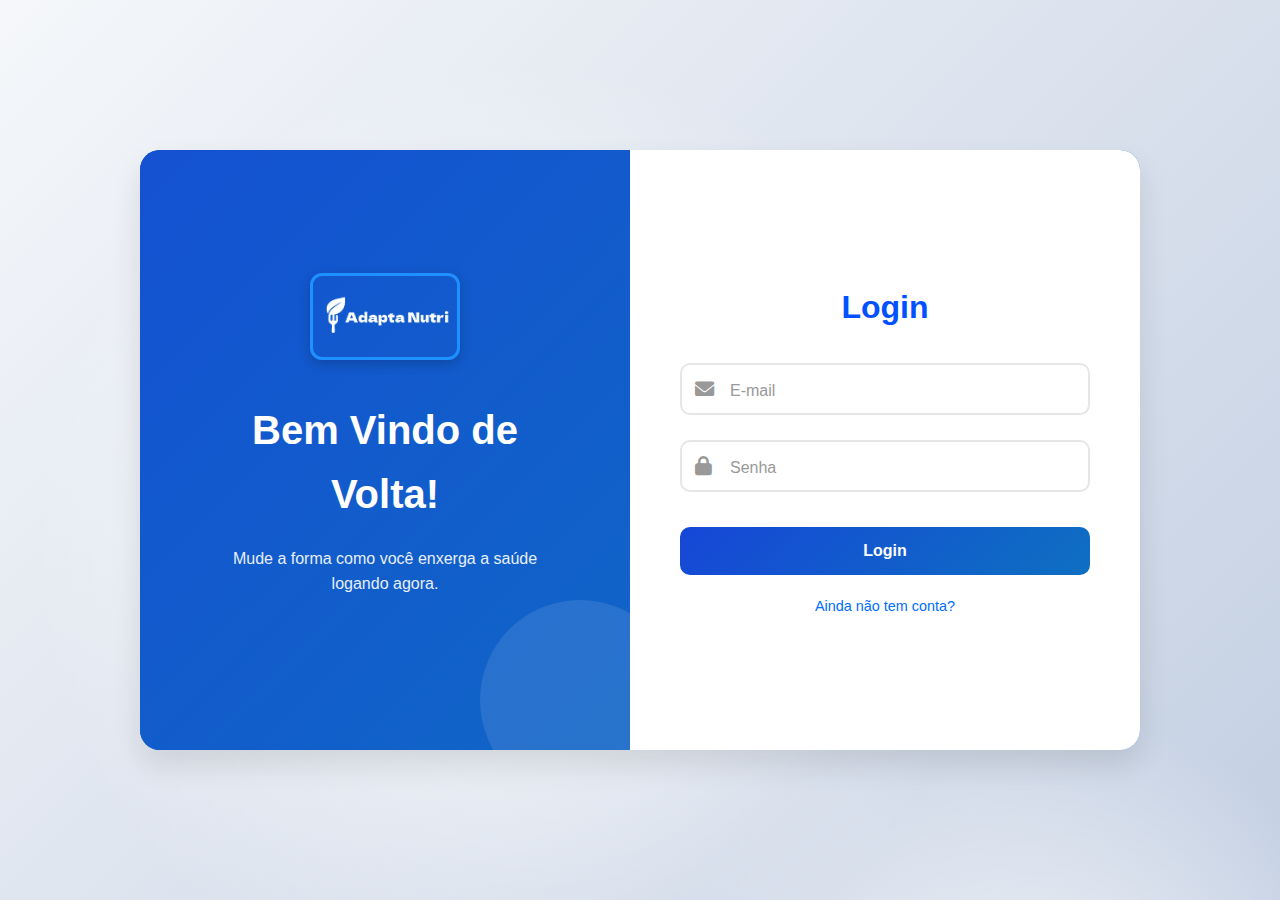
<file: public/login.html>
<!DOCTYPE html>
<html lang="pt-BR">
<head>
  <meta charset="UTF-8" />
  <meta http-equiv="X-UA-Compatible" content="IE=edge" />
  <title>Login</title>
  <meta name="viewport" content="width=device-width, initial-scale=1.0" />
  <link rel="stylesheet" href="main.css" />
  <link rel="stylesheet"
        href="https://cdnjs.cloudflare.com/ajax/libs/font-awesome/6.0.0/css/all.min.css" />
</head>
<body>
  <div class="auth-container">
    <div class="auth-section login">
      
      <!-- Logo dentro do painel esquerdo -->
      <div class="logo-container">
        <img src="Pitch_-_Adapta_Move-removebg-preview.png":)" width="150" class="hover-img1"> 
      </div>
      <h1>Bem Vindo de <br />Volta!</h1>
      <p>
        Mude a forma como você enxerga a saúde <br />
        logando agora.
      </p>
    </div>

    <div class="auth-form-container">
      <h1>Login</h1>
      <form class="auth-form" id="loginForm">
        <div class="auth-input-container">
          <input
            type="email"
            class="auth-input-field"
            placeholder="E-mail"
            id="email"
            required
          />
          <label for="email" class="auth-input-label">E-mail</label>
          <i class="input-icon fa fa-envelope"></i>
        </div>

        <div class="auth-input-container">
          <input
            type="password"
            class="auth-input-field"
            placeholder="Senha"
            id="password"
            required
          />
          <label for="password" class="auth-input-label">Senha</label>
          <i class="input-icon fa fa-lock"></i>
        </div>

        <button type="submit" class="auth-submit-button">Login</button>
        <a href="registro.html" class="auth-link">Ainda não tem conta?</a>
      </form>
    </div>
  </div>

  <script src="login.js"></script>
</body>
</html>
</file>
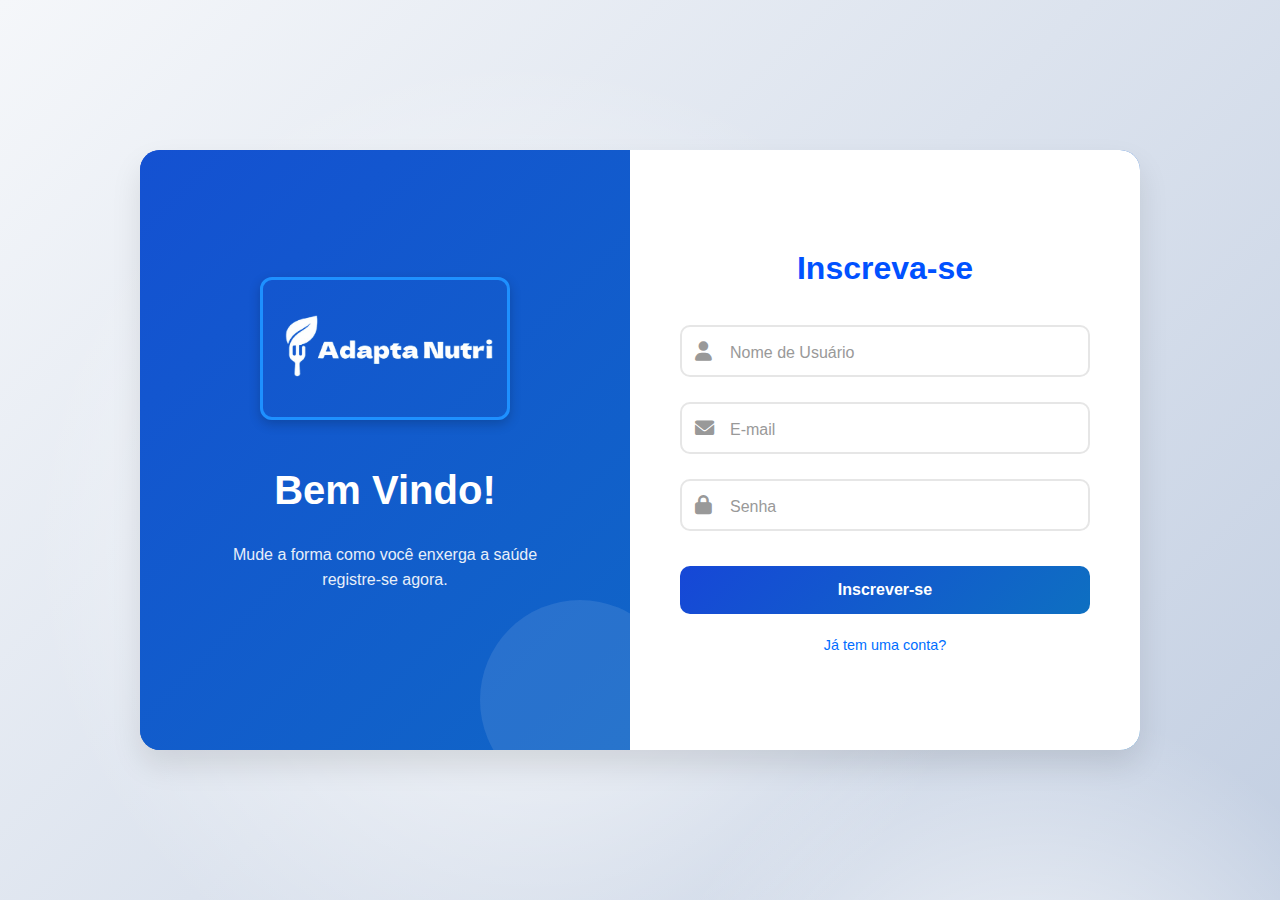
<file: public/registro.html>
<!DOCTYPE html>
<html lang="pt-BR">
<head>
  <meta charset="UTF-8" />
  <meta http-equiv="X-UA-Compatible" content="IE=edge" />
  <title>Registro</title>
  <meta name="viewport" content="width=device-width, initial-scale=1.0" />
  <link rel="stylesheet" href="main.css" />
  <link rel="stylesheet"
        href="https://cdnjs.cloudflare.com/ajax/libs/font-awesome/6.0.0/css/all.min.css" />
</head>
<body>
  <div class="auth-container">
    <div class="auth-section signup">
      <!-- Logo dentro do painel esquerdo -->
      <div class="logo-container">
        <img src="Pitch_-_Adapta_Move-removebg-preview.png" alt="Logo Adapta" width="500" class="hover-img1"> 
      </div>
      <h1>Bem Vindo!</h1>
      <p>
        Mude a forma como você enxerga a saúde <br />
        registre-se agora.
      </p>
    </div>

    <div class="auth-form-container">
      <h1>Inscreva-se</h1>
      <form class="auth-form" id="registerForm">
        <div class="auth-input-container">
          <input
            type="text"
            class="auth-input-field"
            placeholder="Nome de Usuário"
            id="username"
            required
          />
          <label for="username" class="auth-input-label">Nome de Usuário</label>
          <i class="input-icon fa fa-user"></i>
        </div>
      
        <div class="auth-input-container">
          <input
            type="email"
            class="auth-input-field"
            placeholder="E-mail"
            id="email"
            required
          />
          <label for="email" class="auth-input-label">E-mail</label>
          <i class="input-icon fa fa-envelope"></i>
        </div>
      
        <div class="auth-input-container">
          <input
            type="password"
            class="auth-input-field"
            placeholder="Senha"
            id="password"
            required
          />
          <label for="password" class="auth-input-label">Senha</label>
          <i class="input-icon fa fa-lock"></i>
        </div>
      
        <!-- ✅ Adicione isso aqui -->
        <div id="formError" style="color: red; font-weight: bold; margin-bottom: 10px; display: none;"></div>
      
        <button type="submit" class="auth-submit-button">Inscrever-se</button>
        <a href="login.html" class="auth-link">Já tem uma conta?</a>
      </form>
      
    </div>
  </div>

  <script src="registro.js"></script>
</body>
</html>
</file>
<file: public/main.css>
/* main.css - Estilo para ambas as páginas */
:root {
  --primary-color: #6c63ff;
  --secondary-color: #4d44db;
  --accent-color: #ff6584;
  --dark-color: #2a2a72;
  --light-color: #f8f9fa;
  --gradient: linear-gradient(135deg, var(--primary-color), var(--secondary-color));
}

* {
  box-sizing: border-box;
  margin: 0;
  padding: 0;
}

body {
  font-family: 'Poppins', sans-serif;
  background: linear-gradient(135deg, #f5f7fa 0%, #c3cfe2 100%);
  min-height: 100vh;
  display: flex;
  justify-content: center;
  align-items: center;
  color: #333;
  line-height: 1.6;
}

.auth-container {
  display: flex;
  width: 900px;
  max-width: 95%;
  min-height: 600px;
  background: white;
  border-radius: 20px;
  background: linear-gradient(-45deg, #4894e69e, #0008ff, #0b7dba, #1647d7);
    background-size: 400% 400%;
    animation: gradientAzul 20s ease infinite;
  overflow: hidden;
  position: relative;
}

.auth-section {
  flex: 1;
  padding: 60px 40px;
  display: flex;
  flex-direction: column;
  justify-content: center;
  align-items: center;
  text-align: center;
  color: white;
  position: relative;
  z-index: 1;
  transition: all 0.5s ease;
}

.auth-section::before {
  content: '';
  position: absolute;
  top: 0;
  left: 0;
  width: 100%;
  height: 100%;
  background: linear-gradient(135deg, var(--primary-color), var(--secondary-color));
  z-index: -1;
}

.auth-section.signup::before {
  background: linear-gradient(-45deg, #4894e69e, #0008ff, #0b7dba, #1647d7);
    background-size: 400% 400%;
    animation: gradientAzul 20s ease infinite;
}

.auth-section.login::before {
  background: linear-gradient(-45deg, #4894e69e, #0008ff, #0b7dba, #1647d7);
    background-size: 400% 400%;
    animation: gradientAzul 20s ease infinite;
}

.auth-section h1 {
  font-size: 2.5rem;
  margin-bottom: 20px;
  font-weight: 700;
}

.auth-section p {
  font-size: 1rem;
  opacity: 0.9;
  margin-bottom: 30px;
}

.auth-form-container {
  flex: 1;
  padding: 60px 50px;
  display: flex;
  flex-direction: column;
  justify-content: center;
}

.auth-form-container h1 {
  color: rgb(0, 81, 255); 
  font-size: 2rem;
  margin-bottom: 30px;
  text-align: center;
}

.auth-form {
  display: flex;
  flex-direction: column;
}

.auth-input-container {
  position: relative;
  margin-bottom: 25px;
}

.auth-input-field {
  width: 100%;
  padding: 15px 15px 15px 45px;
  border: 2px solid #e6e6e6;
  border-radius: 10px;
  font-size: 1rem;
  transition: all 0.3s ease;
}

.auth-input-field:focus {
  border-color: var(--primary-color);
  outline: none;
  box-shadow: 0 0 0 3px rgba(108, 99, 255, 0.2);
}

.auth-input-label {
  position: absolute;
  left: 45px;
  top: 15px;
  color: #999;
  font-size: 1rem;
  transition: all 0.3s ease;
  pointer-events: none;
  background: white;
  padding: 0 5px;
}

.auth-input-field:focus + .auth-input-label,
.auth-input-field:not(:placeholder-shown) + .auth-input-label {
  top: -10px;
  left: 35px;
  font-size: 0.8rem;
  color: var(--primary-color);
}

.input-icon {
  position: absolute;
  left: 15px;
  top: 50%;
  transform: translateY(-50%);
  color: #999;
  font-size: 1.2rem;
  transition: all 0.3s ease;
}

.auth-input-field:focus ~ .input-icon {
  color: var(--primary-color);
}

.auth-submit-button {
  color: white;
  border: none;
  border-radius: 10px;
  padding: 15px;
  font-size: 1rem;
  font-weight: 600;
  cursor: pointer;
  transition: all 0.3s ease;
  margin-top: 10px;
  background: linear-gradient(-45deg, #4894e69e, #0008ff, #0b7dba, #1647d7);
    background-size: 400% 400%;
    animation: gradientAzul 20s ease infinite;
}

.auth-submit-button:hover {
  transform: translateY(-2px);
  background: linear-gradient(-45deg, #4894e69e, #0008ff, #0b7dba, #1647d7);
    background-size: 400% 400%;
    animation: gradientAzul 20s ease infinite;
}

.auth-link {
  color: rgb(0, 110, 255);
  text-decoration: none;
  font-size: 0.9rem;
  text-align: center;
  margin-top: 20px;
  transition: all 0.3s ease;
  font-weight: 500;
}

.auth-link:hover {
  color: rgb(0, 110, 255)
  text-decoration: underline;
}

/* Efeitos adicionais para tornar mais moderno */
.auth-section::after {
  content: '';
  position: absolute;
  bottom: -50px;
  right: -50px;
  width: 200px;
  height: 200px;
  border-radius: 50%;
  background: rgba(255, 255, 255, 0.1);
  z-index: -1;
}

/* Responsividade */
@media (max-width: 768px) {
  .auth-container {
    flex-direction: column;
    min-height: auto;
  }
  
  .auth-section, .auth-form-container {
    padding: 40px 30px;
  }
  
  .auth-section {
    order: -1;
  }
  
  .auth-section h1 {
    font-size: 2rem;
  }
}
.auth-section .logo-container img {
  max-width: 250px;
  height: auto;
  border: 3px solid dodgerblue;  
  border-radius: 12px;         /* Arredonda a borda */
  box-shadow: 0 4px 12px rgba(0, 0, 0, 0.2);
}
/* Estilos gerais do corpo */
body {
  margin: 0;
  padding: 0;
  font-family: 'Segoe UI', Tahoma, Geneva, Verdana, sans-serif;
  background: linear-gradient(135deg, #f5f7fa 0%, #c3cfe2 100%);
  min-height: 100vh;
  display: flex;
  justify-content: center;
  align-items: center;
  position: relative;
  overflow: hidden;
}

/* Efeito de bolhas/partículas no fundo */
body::before {
  content: "";
  position: absolute;
  top: 0;
  left: 0;
  width: 100%;
  height: 100%;
  background: 
    radial-gradient(circle at 20% 30%, rgba(255,255,255,0.8) 0%, transparent 20%),
    radial-gradient(circle at 80% 70%, rgba(255,255,255,0.8) 0%, transparent 20%),
    radial-gradient(circle at 40% 60%, rgba(255,255,255,0.8) 0%, transparent 20%);
  background-size: 200% 200%;
  animation: gradientBackground 15s ease infinite;
  z-index: -1;
}

/* Animação para o fundo */
@keyframes gradientBackground {
  0% {
    background-position: 0% 0%;
  }
  50% {
    background-position: 100% 100%;
  }
  100% {
    background-position: 0% 0%;
  }
}

/* Container principal */
.auth-container {
  width: 80%;
  max-width: 1000px;
  display: flex;
  background-color: white;
  border-radius: 20px;
  box-shadow: 0 15px 30px rgba(0, 0, 0, 0.1);
  overflow: hidden;
  position: relative;
  z-index: 1;
}

/* Seção esquerda (imagem/fundo) */
.auth-section {
  flex: 1;
  padding: 40px;
  display: flex;
  flex-direction: column;
  justify-content: center;
  background: linear-gradient(135deg, rgba(106, 147, 219, 0.1) 0%, rgba(40, 62, 81, 0.1) 100%);
  position: relative;
  overflow: hidden;
}

.auth-section::before {
  content: "";
  position: absolute;
  top: -50%;
  left: -50%;
  width: 200%;
  height: 200%;
  background: 
    linear-gradient(45deg, transparent 65%, rgba(106, 147, 219, 0.05) 65%),
    linear-gradient(-45deg, transparent 65%, rgba(40, 62, 81, 0.05) 65%);
  background-size: 30px 30px;
  animation: patternAnimation 60s linear infinite;
  z-index: -1;
}

@keyframes patternAnimation {
  0% {
    transform: translate(0, 0);
  }
  100% {
    transform: translate(-30px, 30px);
  }
}

/* Container do logo */
.logo-container {
  margin-bottom: 30px;
  text-align: center;
}

.logo-container img {
  transition: transform 0.3s ease;
}

.logo-container img:hover {
  transform: scale(1.20);
}

/* Seção direita (formulário) */
.auth-form-container {
  flex: 1;
  padding: 50px;
  background-color: white;
}
</file>
